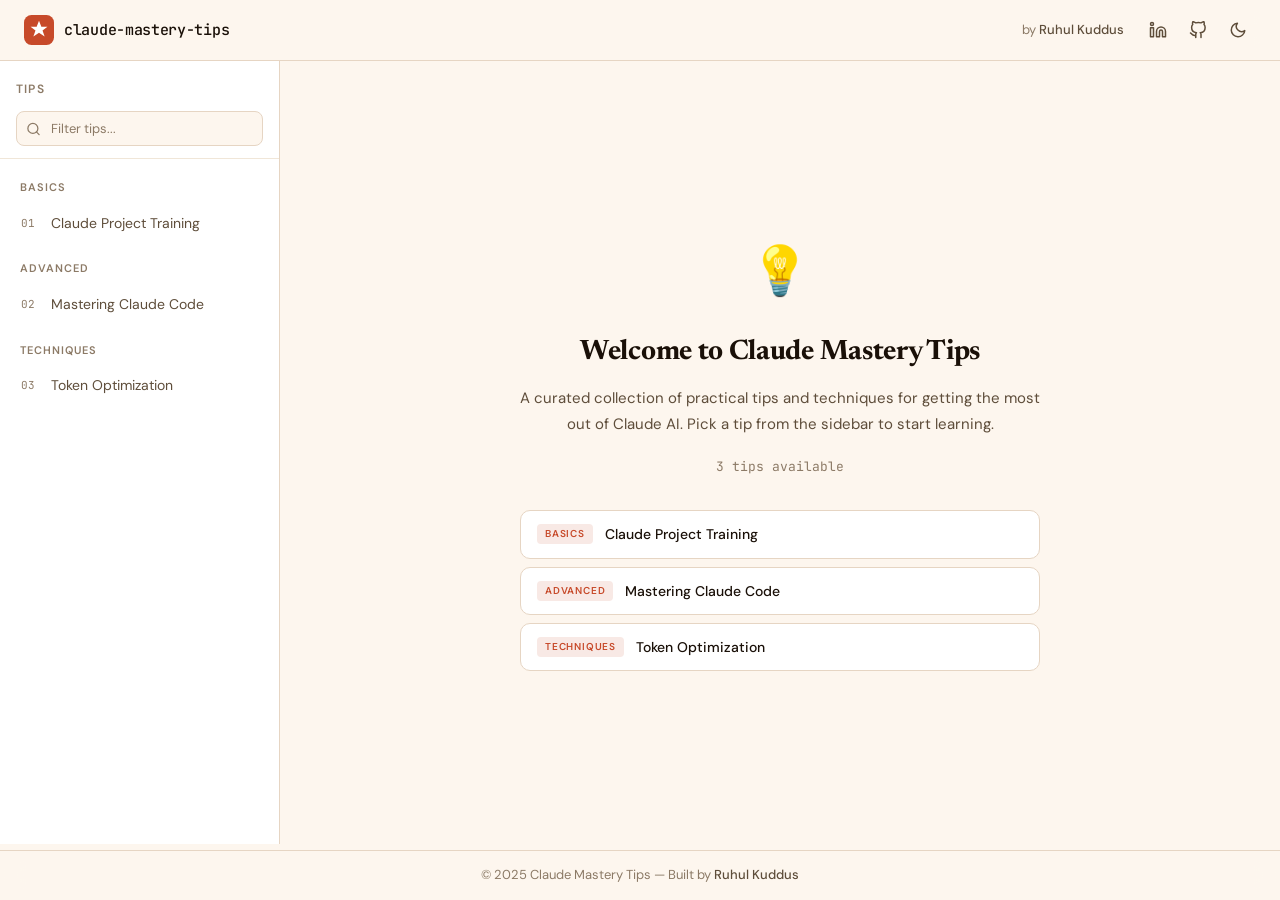
<file: index.html>
<!DOCTYPE html>
<html lang="en" data-theme="light">
<head>
  <meta charset="UTF-8">
  <meta name="viewport" content="width=device-width, initial-scale=1.0">
  <title>Claude Mastery Tips — Practical AI Prompting Guide</title>
  <meta name="description" content="A curated collection of practical tips and techniques for mastering Claude AI. Learn prompt engineering, system prompts, and advanced workflows.">
  <meta property="og:title" content="Claude Mastery Tips">
  <meta property="og:description" content="Practical tips and techniques for mastering Claude AI.">
  <meta property="og:type" content="website">
  <link rel="icon" href="data:image/svg+xml,<svg xmlns='http://www.w3.org/2000/svg' viewBox='0 0 100 100'><text y='.9em' font-size='90'>💡</text></svg>">
  <link rel="preconnect" href="https://fonts.googleapis.com">
  <link rel="preconnect" href="https://fonts.gstatic.com" crossorigin>
  <link href="https://fonts.googleapis.com/css2?family=Newsreader:ital,opsz,wght@0,6..72,400;0,6..72,600;0,6..72,700;1,6..72,400&family=DM+Sans:ital,wght@0,400;0,500;0,600;0,700;1,400&family=JetBrains+Mono:wght@400;500&display=swap" rel="stylesheet">
  <link rel="stylesheet" href="css/theme.css">
  <link rel="stylesheet" href="css/style.css">
  <link rel="stylesheet" href="css/tips.css">
</head>
<body>

  <!-- Reading Progress Bar -->
  <div class="progress-bar" id="progressBar"></div>

  <!-- Header -->
  <header class="site-header" id="siteHeader">
    <div class="header-inner">
      <div class="header-left">
        <a href="#" class="site-brand" id="homeLink">
          <svg class="site-logo" viewBox="0 0 32 32" fill="none" xmlns="http://www.w3.org/2000/svg">
            <rect width="32" height="32" rx="8" fill="var(--accent)"/>
            <path d="M16 6L18.5 12.5H25L19.75 16.5L22 23L16 19L10 23L12.25 16.5L7 12.5H13.5L16 6Z" fill="white"/>
          </svg>
          <span class="site-name">claude-mastery-tips</span>
        </a>
      </div>
      <div class="header-right">
        <span class="dev-credit">by <a href="https://linkedin.com/in/ruhulkuddus" target="_blank" rel="noopener">Ruhul Kuddus</a></span>
        <div class="header-icons">
          <a href="https://www.linkedin.com/in/mdruhulkuddus/" target="_blank" rel="noopener" class="icon-link" aria-label="LinkedIn">
            <svg viewBox="0 0 24 24" fill="none" stroke="currentColor" stroke-width="2" stroke-linecap="round" stroke-linejoin="round"><path d="M16 8a6 6 0 0 1 6 6v7h-4v-7a2 2 0 0 0-2-2 2 2 0 0 0-2 2v7h-4v-7a6 6 0 0 1 6-6z"/><rect x="2" y="9" width="4" height="12"/><circle cx="4" cy="4" r="2"/></svg>
          </a>
          <a href="https://github.com/mdruhulkuddus/" target="_blank" rel="noopener" class="icon-link" aria-label="GitHub">
            <svg viewBox="0 0 24 24" fill="none" stroke="currentColor" stroke-width="2" stroke-linecap="round" stroke-linejoin="round"><path d="M9 19c-5 1.5-5-2.5-7-3m14 6v-3.87a3.37 3.37 0 0 0-.94-2.61c3.14-.35 6.44-1.54 6.44-7A5.44 5.44 0 0 0 20 4.77 5.07 5.07 0 0 0 19.91 1S18.73.65 16 2.48a13.38 13.38 0 0 0-7 0C6.27.65 5.09 1 5.09 1A5.07 5.07 0 0 0 5 4.77a5.44 5.44 0 0 0-1.5 3.78c0 5.42 3.3 6.61 6.44 7A3.37 3.37 0 0 0 9 18.13V22"/></svg>
          </a>
          <button class="theme-toggle" id="themeToggle" aria-label="Toggle theme">
            <!-- Sun icon (shown in dark mode) -->
            <svg class="icon-sun" viewBox="0 0 24 24" fill="none" stroke="currentColor" stroke-width="2" stroke-linecap="round" stroke-linejoin="round"><circle cx="12" cy="12" r="5"/><line x1="12" y1="1" x2="12" y2="3"/><line x1="12" y1="21" x2="12" y2="23"/><line x1="4.22" y1="4.22" x2="5.64" y2="5.64"/><line x1="18.36" y1="18.36" x2="19.78" y2="19.78"/><line x1="1" y1="12" x2="3" y2="12"/><line x1="21" y1="12" x2="23" y2="12"/><line x1="4.22" y1="19.78" x2="5.64" y2="18.36"/><line x1="18.36" y1="5.64" x2="19.78" y2="4.22"/></svg>
            <!-- Moon icon (shown in light mode) -->
            <svg class="icon-moon" viewBox="0 0 24 24" fill="none" stroke="currentColor" stroke-width="2" stroke-linecap="round" stroke-linejoin="round"><path d="M21 12.79A9 9 0 1 1 11.21 3 7 7 0 0 0 21 12.79z"/></svg>
          </button>
        </div>
      </div>
    </div>

    <!-- Mobile Menu Button -->
    <button class="mobile-menu-btn" id="mobileMenuBtn" aria-label="Toggle sidebar">
      <svg viewBox="0 0 24 24" fill="none" stroke="currentColor" stroke-width="2" stroke-linecap="round" stroke-linejoin="round"><line x1="3" y1="12" x2="21" y2="12"/><line x1="3" y1="6" x2="21" y2="6"/><line x1="3" y1="18" x2="21" y2="18"/></svg>
    </button>
  </header>

  <!-- Main Layout -->
  <main class="main-layout">
    <!-- Sidebar Overlay (mobile) -->
    <div class="sidebar-overlay" id="sidebarOverlay"></div>

    <!-- Sidebar -->
    <aside class="sidebar" id="sidebar">
      <div class="sidebar-header">
        <h2 class="sidebar-title">Tips</h2>
        <div class="sidebar-search">
          <svg class="search-icon" viewBox="0 0 24 24" fill="none" stroke="currentColor" stroke-width="2" stroke-linecap="round" stroke-linejoin="round"><circle cx="11" cy="11" r="8"/><line x1="21" y1="21" x2="16.65" y2="16.65"/></svg>
          <input type="text" id="searchInput" placeholder="Filter tips..." aria-label="Filter tips">
        </div>
      </div>
      <nav class="sidebar-nav" id="sidebarNav">
        <!-- Generated by JS -->
      </nav>
    </aside>

    <!-- Content Area -->
    <div class="content-area" id="contentArea">
      <!-- Welcome screen or loaded tip -->
      <div class="welcome-screen" id="welcomeScreen">
        <div class="welcome-inner">
          <div class="welcome-icon">💡</div>
          <h1>Welcome to Claude Mastery Tips</h1>
          <p>A curated collection of practical tips and techniques for getting the most out of Claude AI. Pick a tip from the sidebar to start learning.</p>
          <div class="welcome-stats">
            <span id="tipCount">0 tips</span> available
          </div>
          <div class="featured-tips" id="featuredTips">
            <!-- Generated by JS -->
          </div>
        </div>
      </div>

      <!-- Tip content injected here -->
      <div class="tip-container" id="tipContainer" style="display:none;">
        <div class="tip-nav-bar">
          <button class="tip-nav-btn" id="prevTip" aria-label="Previous tip">
            <svg viewBox="0 0 24 24" fill="none" stroke="currentColor" stroke-width="2" stroke-linecap="round" stroke-linejoin="round"><polyline points="15 18 9 12 15 6"/></svg>
            <span>Previous</span>
          </button>
          <span class="tip-position" id="tipPosition"></span>
          <button class="tip-nav-btn" id="nextTip" aria-label="Next tip">
            <span>Next</span>
            <svg viewBox="0 0 24 24" fill="none" stroke="currentColor" stroke-width="2" stroke-linecap="round" stroke-linejoin="round"><polyline points="9 18 15 12 9 6"/></svg>
          </button>
        </div>
        <article class="tip-body" id="tipBody">
          <!-- Loaded content here -->
        </article>
      </div>

      <!-- Back to top -->
      <button class="back-to-top" id="backToTop" aria-label="Back to top">
        <svg viewBox="0 0 24 24" fill="none" stroke="currentColor" stroke-width="2" stroke-linecap="round" stroke-linejoin="round"><polyline points="18 15 12 9 6 15"/></svg>
      </button>
    </div>
  </main>

  <!-- Footer -->
  <footer class="site-footer">
    <div class="footer-inner">
      <p>&copy; 2025 Claude Mastery Tips — Built by <a href="https://www.linkedin.com/in/mdruhulkuddus/" target="_blank" rel="noopener">Ruhul Kuddus</a></p>
    </div>
  </footer>

  <script src="js/app.js"></script>
</body>
</html>
</file>
<file: css/theme.css>
/* ===================================================
   Claude Mastery Tips — Global Theme Variables
   Source of truth for all colors across every page.
   Light defaults are based on the warm cream palette
   from tip-master-claude-code. Dark mode inverts to a
   deep warm-brown palette, keeping the same accent hue.
   =================================================== */

:root {
  /* ── Backgrounds ── */
  --bg:             #fdf6ee;
  --bg-secondary:   #faf0e4;
  --surface:        #ffffff;
  --surface-alt:    #fef9f3;
  --surface-inner:  #f7efe5;
  --surface-muted:  #f0e6d8;

  /* ── Text ── */
  --text:           #1a1008;
  --text-secondary: #5e4d3a;
  --text-muted:     #8c7a66;

  /* ── Accent — burnt orange / terracotta ── */
  --accent:         #c74a2a;
  --accent-hover:   #d95530;
  --accent-dark:    #a33d22;
  --accent-light:   rgba(199, 74, 42, 0.12);
  --accent-subtle:  rgba(199, 74, 42, 0.06);
  --accent-bg:      rgba(199, 74, 42, 0.08);

  /* ── Borders ── */
  --border:         #e6d5c3;
  --border-light:   #f0e6d8;   /* lighter, for subtle dividers  */
  --border-medium:  #d4bfa8;   /* darker, for emphasis borders  */

  /* ── Semantic / category colours ── */
  --color-teal:     #0d8a7c;
  --color-teal-bg:  rgba(13, 138, 124, 0.08);
  --color-blue:     #2563b0;
  --color-blue-bg:  rgba(37, 99, 176, 0.07);
  --color-amber:    #b87708;
  --color-amber-bg: rgba(184, 119, 8, 0.08);
  --color-violet:   #6d3fc0;
  --color-violet-bg:rgba(109, 63, 192, 0.07);
  --color-lime:     #578a0e;
  --color-lime-bg:  rgba(87, 138, 14, 0.08);
  --color-rose:     #c0293e;
  --color-rose-bg:  rgba(192, 41, 62, 0.07);
  --color-sky:      #0974b8;
  --color-sky-bg:   rgba(9, 116, 184, 0.07);
  --color-orange:   #d9610a;
  --color-orange-bg:rgba(217, 97, 10, 0.10);

  /* ── Gradients ── */
  --gradient-blue:    linear-gradient(135deg, #3b82f6, #06b6d4);
  --gradient-emerald: linear-gradient(135deg, #10b981, #06b6d4);
  --gradient-amber:   linear-gradient(135deg, #f59e0b, #f97316);
  --gradient-rose:    linear-gradient(135deg, #f43f5e, #a855f7);

  /* ── Sidebar ── */
  --sidebar-bg:     #ffffff;
  --sidebar-active: rgba(199, 74, 42, 0.08);
  --sidebar-hover:  #faf0e4;

  /* ── Code blocks ── */
  --code-bg:        #1e1710;
  --code-text:      #d4c8b8;
  --code-border:    #3a2e22;

  /* ── Blockquote ── */
  --blockquote-bg:     rgba(199, 74, 42, 0.05);
  --blockquote-border: #c74a2a;

  /* ── UI chrome ── */
  --header-bg:      rgba(253, 246, 238, 0.88);
  --progress-bg:    var(--accent);
  --overlay-bg:     rgba(0, 0, 0, 0.35);
  --table-stripe:   #faf0e4;
  --kbd-bg:         #e6d5c3;

  /* ── Scrollbar ── */
  --scrollbar-thumb: #d4bfa8;
  --scrollbar-track: transparent;

  /* ── Shadows ── */
  --shadow-sm: 0 1px 2px  rgba(140, 100, 60, 0.06);
  --shadow-md: 0 4px 12px rgba(140, 100, 60, 0.10);
  --shadow-lg: 0 8px 24px rgba(140, 100, 60, 0.14);
}

/* ─────────────────────────────────────────
   DARK MODE
   Warm dark-brown palette — same accent hue,
   brightened slightly for contrast on dark bg.
───────────────────────────────────────── */
[data-theme="dark"] {
  /* ── Backgrounds ── */
  --bg:             #18100a;
  --bg-secondary:   #211508;
  --surface:        #2a1d12;
  --surface-alt:    #231810;
  --surface-inner:  #32221a;
  --surface-muted:  #3d2b1e;

  /* ── Text ── */
  --text:           #f0e0d0;
  --text-secondary: #b89880;
  --text-muted:     #7a6050;

  /* ── Accent ── */
  --accent:         #e86040;
  --accent-hover:   #f07048;
  --accent-dark:    #c74a2a;
  --accent-light:   rgba(232, 96, 64, 0.15);
  --accent-subtle:  rgba(232, 96, 64, 0.08);
  --accent-bg:      rgba(232, 96, 64, 0.10);

  /* ── Borders ── */
  --border:         #3d2a1a;
  --border-light:   #2a1d12;
  --border-medium:  #4d3828;

  /* ── Semantic colours — brighter for dark bg ── */
  --color-teal:     #2dd4bf;
  --color-teal-bg:  rgba(45, 212, 191, 0.10);
  --color-blue:     #60a5fa;
  --color-blue-bg:  rgba(96, 165, 250, 0.10);
  --color-amber:    #fbbf24;
  --color-amber-bg: rgba(251, 191, 36, 0.10);
  --color-violet:   #a78bfa;
  --color-violet-bg:rgba(167, 139, 250, 0.10);
  --color-lime:     #a3e635;
  --color-lime-bg:  rgba(163, 230, 53, 0.10);
  --color-rose:     #fb7185;
  --color-rose-bg:  rgba(251, 113, 133, 0.10);
  --color-sky:      #38bdf8;
  --color-sky-bg:   rgba(56, 189, 248, 0.10);
  --color-orange:   #fb923c;
  --color-orange-bg:rgba(251, 146, 60, 0.12);

  /* ── Gradients (same as light — they look fine on dark) ── */
  --gradient-blue:    linear-gradient(135deg, #3b82f6, #06b6d4);
  --gradient-emerald: linear-gradient(135deg, #10b981, #06b6d4);
  --gradient-amber:   linear-gradient(135deg, #f59e0b, #f97316);
  --gradient-rose:    linear-gradient(135deg, #f43f5e, #a855f7);

  /* ── Sidebar ── */
  --sidebar-bg:     #211508;
  --sidebar-active: rgba(232, 96, 64, 0.12);
  --sidebar-hover:  #2a1d12;

  /* ── Code blocks ── */
  --code-bg:        #0f0905;
  --code-text:      #e0cdb8;
  --code-border:    #2a1d12;

  /* ── Blockquote ── */
  --blockquote-bg:     rgba(232, 96, 64, 0.07);
  --blockquote-border: #e86040;

  /* ── UI chrome ── */
  --header-bg:      rgba(24, 16, 10, 0.92);
  --overlay-bg:     rgba(0, 0, 0, 0.60);
  --table-stripe:   #2a1d12;
  --kbd-bg:         #3d2a1a;

  /* ── Scrollbar ── */
  --scrollbar-thumb: #4d3828;

  /* ── Shadows ── */
  --shadow-sm: 0 1px 2px  rgba(0, 0, 0, 0.22);
  --shadow-md: 0 4px 12px rgba(0, 0, 0, 0.32);
  --shadow-lg: 0 8px 24px rgba(0, 0, 0, 0.42);
}
</file>
<file: css/style.css>
/* ===================================================
   Claude Mastery Tips — Stylesheet
   A clean, readable, blog-style static site
   =================================================== */

/* Variables are defined in theme.css — loaded before this file. */

/* --- Base Reset --- */
*, *::before, *::after {
  box-sizing: border-box;
  margin: 0;
  padding: 0;
}

html {
  scroll-behavior: smooth;
  -webkit-text-size-adjust: 100%;
}

body {
  font-family: 'DM Sans', -apple-system, BlinkMacSystemFont, sans-serif;
  font-size: 16px;
  line-height: 1.6;
  color: var(--text);
  background-color: var(--bg);
  transition: background-color 0.25s ease, color 0.25s ease;
  min-height: 100vh;
  display: flex;
  flex-direction: column;
  overflow-x: hidden;
}

a {
  color: var(--accent);
  text-decoration: none;
  transition: color 0.2s ease;
}

a:hover {
  color: var(--accent-hover);
}

/* Scrollbar */
::-webkit-scrollbar {
  width: 6px;
}
::-webkit-scrollbar-track {
  background: var(--scrollbar-track);
}
::-webkit-scrollbar-thumb {
  background: var(--scrollbar-thumb);
  border-radius: 3px;
}

/* --- Reading Progress Bar --- */
.progress-bar {
  position: fixed;
  top: 0;
  left: 0;
  height: 3px;
  width: 0%;
  background: var(--accent);
  z-index: 1001;
  transition: width 0.1s linear;
  border-radius: 0 2px 2px 0;
}

/* --- Header --- */
.site-header {
  position: fixed;
  top: 0;
  left: 0;
  right: 0;
  z-index: 100;
  background: var(--header-bg);
  backdrop-filter: blur(12px);
  -webkit-backdrop-filter: blur(12px);
  border-bottom: 1px solid var(--border);
  transition: background-color 0.25s ease, border-color 0.25s ease;
}

.header-inner {
  max-width: 1400px;
  margin: 0 auto;
  padding: 0 24px;
  height: 60px;
  display: flex;
  align-items: center;
  justify-content: space-between;
}

.header-left {
  display: flex;
  align-items: center;
}

.site-brand {
  display: flex;
  align-items: center;
  gap: 10px;
  color: var(--text);
  text-decoration: none;
  transition: opacity 0.2s;
}

.site-brand:hover {
  opacity: 0.8;
  color: var(--text);
}

.site-logo {
  width: 30px;
  height: 30px;
  flex-shrink: 0;
}

.site-name {
  font-family: 'JetBrains Mono', monospace;
  font-size: 15px;
  font-weight: 500;
  letter-spacing: -0.3px;
}

.header-right {
  display: flex;
  align-items: center;
  gap: 16px;
}

.dev-credit {
  font-size: 13px;
  color: var(--text-muted);
}

.dev-credit a {
  color: var(--text-secondary);
  font-weight: 500;
}

.dev-credit a:hover {
  color: var(--accent);
}

.header-icons {
  display: flex;
  align-items: center;
  gap: 4px;
}

.icon-link,
.theme-toggle {
  display: flex;
  align-items: center;
  justify-content: center;
  width: 36px;
  height: 36px;
  border-radius: 8px;
  color: var(--text-secondary);
  transition: all 0.2s ease;
  border: none;
  background: transparent;
  cursor: pointer;
}

.icon-link svg,
.theme-toggle svg {
  width: 18px;
  height: 18px;
}

.icon-link:hover,
.theme-toggle:hover {
  background: var(--bg-secondary);
  color: var(--text);
}

/* Theme toggle icon visibility */
[data-theme="light"] .icon-sun { display: none; }
[data-theme="light"] .icon-moon { display: block; }
[data-theme="dark"] .icon-sun { display: block; }
[data-theme="dark"] .icon-moon { display: none; }

/* Mobile menu button */
.mobile-menu-btn {
  display: none;
  position: absolute;
  left: 16px;
  top: 50%;
  transform: translateY(-50%);
  width: 36px;
  height: 36px;
  align-items: center;
  justify-content: center;
  border: none;
  background: transparent;
  color: var(--text);
  cursor: pointer;
  border-radius: 8px;
  transition: background 0.2s;
}

.mobile-menu-btn svg {
  width: 20px;
  height: 20px;
}

.mobile-menu-btn:hover {
  background: var(--bg-secondary);
}

/* --- Main Layout --- */
.main-layout {
  flex: 1;
  display: flex;
  width: 100%;
  position: relative;
  padding-top: 60px;    /* reserve space for fixed header */
  padding-bottom: 56px; /* reserve space for fixed footer */
}

/* --- Sidebar --- */
.sidebar {
  width: 280px;
  min-width: 280px;
  height: calc(100vh - 60px - 56px);
  position: fixed;
  left: 0;
  top: 60px;
  background: var(--sidebar-bg);
  border-right: 1px solid var(--border);
  display: flex;
  flex-direction: column;
  overflow: hidden;
  transition: background-color 0.25s ease, border-color 0.25s ease;
  z-index: 10;
}

.sidebar-header {
  padding: 20px 16px 12px;
  border-bottom: 1px solid var(--border-light);
}

.sidebar-title {
  font-family: 'DM Sans', sans-serif;
  font-size: 12px;
  font-weight: 600;
  text-transform: uppercase;
  letter-spacing: 1.2px;
  color: var(--text-muted);
  margin-bottom: 12px;
}

.sidebar-search {
  position: relative;
}

.search-icon {
  position: absolute;
  left: 10px;
  top: 50%;
  transform: translateY(-50%);
  width: 15px;
  height: 15px;
  color: var(--text-muted);
  pointer-events: none;
}

.sidebar-search input {
  width: 100%;
  padding: 8px 12px 8px 34px;
  border: 1px solid var(--border);
  border-radius: 8px;
  background: var(--bg);
  color: var(--text);
  font-family: 'DM Sans', sans-serif;
  font-size: 13px;
  outline: none;
  transition: all 0.2s ease;
  cursor: text;
}

.sidebar-search input::placeholder {
  color: var(--text-muted);
}

.sidebar-search input:focus {
  border-color: var(--accent);
  box-shadow: 0 0 0 3px var(--accent-subtle);
}

.sidebar-nav {
  flex: 1;
  overflow-y: auto;
  padding: 8px;
}

.sidebar-category {
  margin-bottom: 4px;
}

.category-label {
  font-size: 11px;
  font-weight: 600;
  text-transform: uppercase;
  letter-spacing: 1px;
  color: var(--text-muted);
  padding: 12px 12px 6px;
  display: block;
}

.sidebar-link {
  display: flex;
  align-items: center;
  gap: 10px;
  padding: 10px 12px;
  border-radius: 8px;
  color: var(--text-secondary);
  font-size: 14px;
  font-weight: 400;
  text-decoration: none;
  transition: all 0.15s ease;
  cursor: pointer;
  border: 1px solid transparent;
  line-height: 1.4;
}

.sidebar-link:hover {
  background: var(--sidebar-hover);
  color: var(--text);
}

.sidebar-link.active {
  background: var(--sidebar-active);
  color: var(--accent-hover);
  font-weight: 500;
  border-color: var(--accent-light);
}

[data-theme="dark"] .sidebar-link.active {
  color: var(--accent);
  border-color: var(--accent-light);
}

.sidebar-link-number {
  font-family: 'JetBrains Mono', monospace;
  font-size: 11px;
  color: var(--text-muted);
  min-width: 20px;
}

.sidebar-link.active .sidebar-link-number {
  color: var(--accent);
}

.sidebar-no-results {
  padding: 20px 16px;
  text-align: center;
  color: var(--text-muted);
  font-size: 13px;
}

/* Sidebar overlay for mobile */
.sidebar-overlay {
  display: none;
  position: fixed;
  inset: 0;
  background: var(--overlay-bg);
  z-index: 49;
  opacity: 0;
  transition: opacity 0.3s ease;
}

.sidebar-overlay.active {
  display: block;
  opacity: 1;
}

/* --- Content Area --- */
.content-area {
  flex: 1;
  min-width: 0;
  position: relative;
  padding: 0 0 0 280px;
}

/* Welcome Screen */
.welcome-screen {
  display: flex;
  align-items: center;
  justify-content: center;
  min-height: calc(100vh - 60px - 56px);
  padding: 40px 24px;
}

.welcome-inner {
  max-width: 520px;
  text-align: center;
}

.welcome-icon {
  font-size: 48px;
  margin-bottom: 20px;
  animation: float 3s ease-in-out infinite;
}

@keyframes float {
  0%, 100% { transform: translateY(0); }
  50% { transform: translateY(-8px); }
}

.welcome-inner h1 {
  font-family: 'Newsreader', Georgia, serif;
  font-size: 28px;
  font-weight: 700;
  margin-bottom: 12px;
  color: var(--text);
  letter-spacing: -0.3px;
}

.welcome-inner p {
  color: var(--text-secondary);
  font-size: 15px;
  line-height: 1.7;
  margin-bottom: 20px;
}

.welcome-stats {
  font-family: 'JetBrains Mono', monospace;
  font-size: 13px;
  color: var(--text-muted);
  margin-bottom: 32px;
}

.featured-tips {
  display: flex;
  flex-direction: column;
  gap: 8px;
}

.featured-tip-card {
  display: flex;
  align-items: center;
  gap: 12px;
  padding: 12px 16px;
  background: var(--surface);
  border: 1px solid var(--border);
  border-radius: 10px;
  cursor: pointer;
  transition: all 0.2s ease;
  text-align: left;
  text-decoration: none;
  color: var(--text);
}

.featured-tip-card:hover {
  border-color: var(--accent);
  box-shadow: var(--shadow-md);
  transform: translateY(-1px);
  color: var(--text);
}

.featured-tip-card .card-category {
  font-size: 10px;
  font-weight: 600;
  text-transform: uppercase;
  letter-spacing: 0.8px;
  color: var(--accent);
  background: var(--accent-light);
  padding: 2px 8px;
  border-radius: 4px;
  flex-shrink: 0;
}

.featured-tip-card .card-title {
  font-size: 14px;
  font-weight: 500;
  flex: 1;
}

/* --- Tip Container --- */
.tip-container {
  max-width: 760px;
  margin: 0 auto;
  padding: 24px 32px 0;
}

.tip-nav-bar {
  display: flex;
  align-items: center;
  justify-content: space-between;
  padding: 12px 0 24px;
  border-bottom: 1px solid var(--border-light);
  margin-bottom: 32px;
}

.tip-nav-btn {
  display: flex;
  align-items: center;
  gap: 6px;
  padding: 6px 12px;
  border: 1px solid var(--border);
  border-radius: 8px;
  background: var(--surface);
  color: var(--text-secondary);
  font-family: 'DM Sans', sans-serif;
  font-size: 13px;
  cursor: pointer;
  transition: all 0.2s ease;
}

.tip-nav-btn svg {
  width: 16px;
  height: 16px;
}

.tip-nav-btn:hover:not(:disabled) {
  border-color: var(--accent);
  color: var(--accent);
  background: var(--accent-subtle);
}

.tip-nav-btn:disabled {
  opacity: 0.35;
  cursor: not-allowed;
}

.tip-position {
  font-family: 'JetBrains Mono', monospace;
  font-size: 12px;
  color: var(--text-muted);
}

/* --- Tip Content Styles (Blog Typography) --- */
.tip-body .tip-header {
  margin-bottom: 32px;
}

.tip-body .tip-category {
  display: inline-block;
  font-size: 11px;
  font-weight: 600;
  text-transform: uppercase;
  letter-spacing: 1px;
  color: var(--accent);
  background: var(--accent-light);
  padding: 3px 10px;
  border-radius: 5px;
  margin-bottom: 12px;
}

.tip-body h1 {
  font-family: 'Newsreader', Georgia, serif;
  font-size: 32px;
  font-weight: 700;
  line-height: 1.25;
  color: var(--text);
  margin-bottom: 12px;
  letter-spacing: -0.5px;
}

.tip-body .tip-meta {
  display: flex;
  align-items: center;
  gap: 16px;
  font-size: 13px;
  color: var(--text-muted);
}

.tip-body .tip-meta time {
  display: flex;
  align-items: center;
  gap: 4px;
}

.tip-body .read-time {
  display: flex;
  align-items: center;
  gap: 4px;
}

.tip-body .read-time::before {
  content: '·';
  margin-right: 4px;
}

/* Body text */
.tip-body h2 {
  font-family: 'Newsreader', Georgia, serif;
  font-size: 24px;
  font-weight: 600;
  margin-top: 40px;
  margin-bottom: 16px;
  color: var(--text);
  letter-spacing: -0.3px;
}

.tip-body h3 {
  font-family: 'DM Sans', sans-serif;
  font-size: 18px;
  font-weight: 600;
  margin-top: 32px;
  margin-bottom: 12px;
  color: var(--text);
}

.tip-body h4 {
  font-family: 'DM Sans', sans-serif;
  font-size: 15px;
  font-weight: 600;
  margin-top: 24px;
  margin-bottom: 8px;
  color: var(--text);
  text-transform: uppercase;
  letter-spacing: 0.5px;
}

.tip-body p {
  font-size: 16.5px;
  line-height: 1.75;
  margin-bottom: 18px;
  color: var(--text);
  font-family: 'Newsreader', Georgia, serif;
}

.tip-body strong {
  font-weight: 600;
  color: var(--text);
}

.tip-body em {
  font-style: italic;
}

.tip-body a {
  color: var(--accent);
  text-decoration: underline;
  text-decoration-thickness: 1px;
  text-underline-offset: 2px;
}

.tip-body a:hover {
  color: var(--accent-hover);
}

/* Lists */
.tip-body ul,
.tip-body ol {
  margin-bottom: 18px;
  padding-left: 24px;
  font-family: 'Newsreader', Georgia, serif;
}

.tip-body li {
  font-size: 16.5px;
  line-height: 1.75;
  margin-bottom: 6px;
  color: var(--text);
}

.tip-body li::marker {
  color: var(--accent);
}

/* Code */
.tip-body code {
  font-family: 'JetBrains Mono', monospace;
  font-size: 14px;
  background: var(--code-bg);
  color: var(--code-text);
  padding: 2px 6px;
  border-radius: 4px;
  border: 1px solid var(--code-border);
}

.tip-body pre {
  margin-bottom: 20px;
  border-radius: 10px;
  overflow: hidden;
  position: relative;
  border: 1px solid var(--code-border);
}

.tip-body pre code {
  display: block;
  padding: 20px 24px;
  overflow-x: auto;
  font-size: 13.5px;
  line-height: 1.6;
  background: var(--code-bg);
  border: none;
  border-radius: 0;
}

/* Copy button on code blocks */
.code-copy-btn {
  position: absolute;
  top: 8px;
  right: 8px;
  padding: 5px 10px;
  border: 1px solid var(--border);
  border-radius: 6px;
  background: var(--surface);
  color: var(--text-muted);
  font-family: 'DM Sans', sans-serif;
  font-size: 11px;
  cursor: pointer;
  opacity: 0;
  transition: all 0.2s ease;
  z-index: 2;
}

.tip-body pre:hover .code-copy-btn {
  opacity: 1;
}

.code-copy-btn:hover {
  color: var(--accent);
  border-color: var(--accent);
}

.code-copy-btn.copied {
  color: #16a34a;
  border-color: #16a34a;
}

/* Blockquote */
.tip-body blockquote {
  margin: 24px 0;
  padding: 16px 20px;
  background: var(--blockquote-bg);
  border-left: 3px solid var(--blockquote-border);
  border-radius: 0 8px 8px 0;
}

.tip-body blockquote p {
  margin-bottom: 0;
  font-style: italic;
  color: var(--text-secondary);
}

/* Table */
.tip-body table {
  width: 100%;
  margin-bottom: 20px;
  border-collapse: collapse;
  font-size: 14px;
  border-radius: 8px;
  overflow: hidden;
  border: 1px solid var(--border);
}

.tip-body th,
.tip-body td {
  padding: 10px 14px;
  text-align: left;
  border-bottom: 1px solid var(--border);
}

.tip-body th {
  background: var(--bg-secondary);
  font-weight: 600;
  font-size: 13px;
  text-transform: uppercase;
  letter-spacing: 0.5px;
  color: var(--text-secondary);
}

.tip-body tr:nth-child(even) td {
  background: var(--table-stripe);
}

/* Horizontal rule */
.tip-body hr {
  margin: 32px 0;
  border: none;
  height: 1px;
  background: var(--border);
}

/* Keyboard shortcut styling */
.tip-body kbd {
  font-family: 'JetBrains Mono', monospace;
  font-size: 12px;
  background: var(--kbd-bg);
  padding: 2px 6px;
  border-radius: 4px;
  border: 1px solid var(--border);
  box-shadow: 0 1px 0 var(--border);
}

/* Tip callout boxes */
.tip-body .callout {
  padding: 16px 20px;
  border-radius: 10px;
  margin: 24px 0;
  border: 1px solid;
}

.tip-body .callout-tip {
  background: rgba(34, 197, 94, 0.06);
  border-color: rgba(34, 197, 94, 0.2);
}

.tip-body .callout-warning {
  background: rgba(234, 179, 8, 0.06);
  border-color: rgba(234, 179, 8, 0.2);
}

.tip-body .callout-info {
  background: rgba(59, 130, 246, 0.06);
  border-color: rgba(59, 130, 246, 0.2);
}

.tip-body .callout-title {
  font-weight: 600;
  margin-bottom: 4px;
  font-size: 14px;
}

/* --- Back to Top --- */
.back-to-top {
  position: fixed;
  bottom: 72px;
  right: 24px;
  width: 40px;
  height: 40px;
  display: flex;
  align-items: center;
  justify-content: center;
  border-radius: 10px;
  border: 1px solid var(--border);
  background: var(--surface);
  color: var(--text-secondary);
  cursor: pointer;
  opacity: 0;
  pointer-events: none;
  transform: translateY(8px);
  transition: all 0.25s ease;
  box-shadow: var(--shadow-md);
  z-index: 50;
}

.back-to-top svg {
  width: 18px;
  height: 18px;
}

.back-to-top.visible {
  opacity: 1;
  pointer-events: auto;
  transform: translateY(0);
}

.back-to-top:hover {
  color: var(--accent);
  border-color: var(--accent);
}

/* --- Footer --- */
.site-footer {
  position: fixed;
  bottom: 0;
  left: 0;
  right: 0;
  border-top: 1px solid var(--border);
  background: var(--header-bg);
  backdrop-filter: blur(12px);
  -webkit-backdrop-filter: blur(12px);
  transition: background-color 0.25s ease, border-color 0.25s ease;
  z-index: 40;
}

.footer-inner {
  max-width: 1400px;
  margin: 0 auto;
  padding: 14px 24px;
  text-align: center;
}

.footer-inner p {
  font-size: 13px;
  color: var(--text-muted);
}

.footer-inner a {
  color: var(--text-secondary);
  font-weight: 500;
}

.footer-inner a:hover {
  color: var(--accent);
}

/* --- Content Loading Animation --- */
@keyframes fadeInUp {
  from {
    opacity: 0;
    transform: translateY(12px);
  }
  to {
    opacity: 1;
    transform: translateY(0);
  }
}

/* No `forwards` fill: a lingering transform on .tip-body would turn it into
   the containing block for any position:fixed descendant in a tip fragment. */
.tip-body.fade-in {
  animation: fadeInUp 0.35s ease;
}

/* Skeleton loading */
.skeleton {
  background: linear-gradient(90deg, var(--bg-secondary) 25%, var(--border-light) 50%, var(--bg-secondary) 75%);
  background-size: 200% 100%;
  animation: shimmer 1.5s infinite;
  border-radius: 6px;
}

@keyframes shimmer {
  0% { background-position: 200% 0; }
  100% { background-position: -200% 0; }
}

.skeleton-title {
  height: 36px;
  width: 70%;
  margin-bottom: 12px;
}

.skeleton-meta {
  height: 16px;
  width: 30%;
  margin-bottom: 32px;
}

.skeleton-line {
  height: 18px;
  width: 100%;
  margin-bottom: 12px;
}

.skeleton-line:nth-child(odd) {
  width: 90%;
}

/* --- Responsive --- */
@media (max-width: 1024px) {
  .sidebar {
    width: 240px;
    min-width: 240px;
  }

  .content-area {
    padding-left: 240px;
  }

  .tip-container {
    padding: 24px 24px 0;
  }
}

@media (max-width: 768px) {
  .mobile-menu-btn {
    display: flex;
  }

  .header-inner {
    padding-left: 56px;
  }

  .site-name {
    font-size: 13px;
  }

  .dev-credit {
    display: none;
  }

  .sidebar {
    position: fixed;
    top: 0;
    left: 0;
    bottom: 0;
    z-index: 50;
    transform: translateX(-100%);
    transition: transform 0.3s ease;
    width: 280px;
    height: 100vh;
    border-right: 1px solid var(--border);
    box-shadow: var(--shadow-lg);
  }

  .sidebar.open {
    transform: translateX(0);
  }

  .content-area {
    width: 100%;
    padding-left: 0;
  }

  .tip-container {
    padding: 20px 16px 0;
  }

  .tip-body h1 {
    font-size: 26px;
  }

  .tip-body h2 {
    font-size: 21px;
  }

  .welcome-inner h1 {
    font-size: 24px;
  }

  .tip-nav-btn span {
    display: none;
  }

  .back-to-top {
    bottom: 64px;
    right: 16px;
  }
}

@media (max-width: 480px) {
  .header-inner {
    padding: 0 12px 0 48px;
  }

  .header-icons {
    gap: 0;
  }

  .icon-link,
  .theme-toggle {
    width: 32px;
    height: 32px;
  }
}

/* Print */
@media print {
  .site-header,
  .sidebar,
  .sidebar-overlay,
  .mobile-menu-btn,
  .progress-bar,
  .back-to-top,
  .tip-nav-bar,
  .code-copy-btn {
    display: none !important;
  }

  .main-layout {
    display: block;
  }

  .content-area {
    width: 100%;
  }

  .tip-container {
    max-width: 100%;
    padding: 0;
  }

  body {
    background: white;
    color: black;
  }
}
</file>
<file: css/tips.css>
/* ===================================================
   Claude Mastery Tips — Tip Component Styles
   All tip-specific components live here, namespaced
   by wrapper class to prevent cross-tip conflicts.

   .tp-master   → tip-master-claude-code
   .tp-training → tip-claude-project-training-guide
   .tp-token    → tip-claude-token-optimization-guide

   All colour values reference variables from theme.css.
   =================================================== */

/* ── Shared: theme-toggle button (standalone pages) ──────────── */
.tip-theme-toggle {
  position: fixed;
  top: 16px;
  right: 16px;
  z-index: 999;
  width: 38px;
  height: 38px;
  border-radius: 10px;
  border: 1px solid var(--border);
  background: var(--surface);
  color: var(--text-secondary);
  cursor: pointer;
  display: flex;
  align-items: center;
  justify-content: center;
  transition: all 0.2s ease;
  box-shadow: var(--shadow-sm);
}
.tip-theme-toggle:hover {
  border-color: var(--accent);
  color: var(--accent);
  background: var(--accent-bg);
}
.tip-theme-toggle svg { width: 18px; height: 18px; }
[data-theme="light"] .tip-theme-toggle .icon-sun { display: none; }
[data-theme="light"] .tip-theme-toggle .icon-moon { display: block; }
[data-theme="dark"]  .tip-theme-toggle .icon-sun { display: block; }
[data-theme="dark"]  .tip-theme-toggle .icon-moon { display: none; }


/* ════════════════════════════════════════════════
   TIP: MASTER CLAUDE CODE (.tp-master)
   ════════════════════════════════════════════════ */

.tp-master {
  background: var(--bg);
  color: var(--text);
  font-family: 'DM Sans', 'Noto Sans Bengali', sans-serif;
  line-height: 1.7;
  -webkit-font-smoothing: antialiased;
  background-image:
    radial-gradient(ellipse at 20% 0%, var(--accent-subtle) 0%, transparent 50%),
    radial-gradient(ellipse at 80% 100%, var(--color-amber-bg) 0%, transparent 50%);
  min-height: 100vh;
  container-type: inline-size;  /* grids below respond to this width, not the viewport */
}

.tp-master .wrap {
  max-width: 1100px;
  margin: 0 auto;
  padding: 16px;
}

/* Header */
.tp-master .header {
  text-align: center;
  padding: 48px 16px 36px;
  border-bottom: 3px solid var(--accent);
  margin-bottom: 40px;
  position: relative;
  background: linear-gradient(180deg, var(--accent-subtle) 0%, transparent 100%);
  border-radius: 16px 16px 0 0;
}
.tp-master .header h1 {
  font-size: clamp(30px, 5vw, 50px);
  font-weight: 900;
  letter-spacing: -1px;
  line-height: 1.15;
  color: var(--text);
}
.tp-master .header h1 .hl { color: var(--accent); }
.tp-master .header .sub {
  font-size: 17px;
  color: var(--text-secondary);
  margin-top: 8px;
  font-weight: 500;
}
.tp-master .header .meta {
  display: inline-flex;
  gap: 16px;
  margin-top: 16px;
  font-size: 12px;
  color: var(--text-muted);
  font-weight: 600;
  letter-spacing: 0.5px;
}
.tp-master .header .meta span {
  background: var(--surface-inner);
  border: 1px solid var(--border);
  padding: 4px 12px;
  border-radius: 6px;
}

/* Section Block */
.tp-master .block {
  background: var(--surface);
  border: 1px solid var(--border);
  border-radius: 16px;
  margin-bottom: 20px;
  overflow: hidden;
  transition: border-color .25s, box-shadow .25s;
  box-shadow: var(--shadow-sm);
}
.tp-master .block:hover {
  border-color: var(--border-medium);
  box-shadow: var(--shadow-md);
}
.tp-master .block-head {
  display: flex;
  align-items: center;
  gap: 12px;
  padding: 18px 22px;
  background: var(--accent);
  border-bottom: 1px solid var(--border);
}
.tp-master .block-num {
  width: 32px; height: 32px;
  border-radius: 8px;
  background: rgba(255,255,255,0.2);
  color: #fff;
  display: flex; align-items: center; justify-content: center;
  font-size: 14px; font-weight: 800; flex-shrink: 0;
}
.tp-master .block-head h2 { font-size: 17px; font-weight: 800; color: #fff; }
.tp-master .block-body { padding: 22px; }

/* Sub-section */
.tp-master .sub-block {
  background: var(--surface-inner);
  border: 1px solid var(--border);
  border-radius: 12px;
  padding: 18px;
  margin-bottom: 14px;
}
.tp-master .sub-block:last-child { margin-bottom: 0; }
.tp-master .sub-title {
  font-size: 14px; font-weight: 800; margin-bottom: 8px;
  display: flex; align-items: center; gap: 8px; color: var(--text);
}
.tp-master .sub-title .dot { width: 8px; height: 8px; border-radius: 3px; flex-shrink: 0; }
.tp-master .dot.burnt   { background: var(--accent); }
.tp-master .dot.teal    { background: var(--color-teal); }
.tp-master .dot.blue    { background: var(--color-blue); }
.tp-master .dot.amber   { background: var(--color-amber); }
.tp-master .dot.violet  { background: var(--color-violet); }
.tp-master .dot.lime    { background: var(--color-lime); }
.tp-master .dot.sky     { background: var(--color-sky); }
.tp-master .dot.rose    { background: var(--color-rose); }
.tp-master .sub-text { color: var(--text-secondary); font-size: 13.5px; line-height: 1.8; }
.tp-master .sub-text strong { color: var(--text); font-weight: 700; }
.tp-master .impact { margin-top: 8px; font-size: 12.5px; color: var(--accent); font-weight: 600; font-style: italic; }

/* Grids */
.tp-master .grid-2 { display: grid; grid-template-columns: 1fr 1fr; gap: 14px; }
.tp-master .grid-3 { display: grid; grid-template-columns: 1fr 1fr 1fr; gap: 14px; }
.tp-master .grid-4 { display: grid; grid-template-columns: repeat(4,1fr); gap: 10px; }
.tp-master .grid-5 { display: grid; grid-template-columns: repeat(5,1fr); gap: 10px; }
/* The tip renders inside a fixed-width content column, so grid reflow must
   key off the column width (@container), not the viewport width. */
@container (max-width: 760px) {
  .tp-master .grid-3 { grid-template-columns: 1fr 1fr; }
  .tp-master .grid-4 { grid-template-columns: 1fr 1fr; }
  .tp-master .grid-5 { grid-template-columns: repeat(3,1fr); }
}
@container (max-width: 520px) {
  .tp-master .grid-2,
  .tp-master .grid-3,
  .tp-master .grid-4,
  .tp-master .grid-5 { grid-template-columns: 1fr; }
  .tp-master .flow-h { flex-direction: column; }
}

/* Feature box */
.tp-master .feature-box {
  background: var(--bg-secondary);
  border: 1px solid var(--border);
  border-radius: 10px; padding: 14px; text-align: center;
  transition: border-color .2s, box-shadow .2s;
}
.tp-master .feature-box:hover { border-color: var(--border-medium); box-shadow: var(--shadow-sm); }
.tp-master .feature-box .icon { font-size: 24px; margin-bottom: 6px; }
.tp-master .feature-box .label { font-size: 12px; font-weight: 700; color: var(--text); }
.tp-master .feature-box .desc { font-size: 11.5px; color: var(--text-muted); margin-top: 2px; line-height: 1.5; }

/* Code */
.tp-master .code {
  background: var(--code-bg);
  border: 1px solid var(--code-border);
  border-radius: 8px; padding: 14px 16px;
  font-family: 'JetBrains Mono', monospace; font-size: 12px;
  line-height: 1.75; color: var(--code-text); overflow-x: auto; margin: 10px 0;
}
.tp-master .code .cm { color: #7a6b5a; }
.tp-master .code .kw { color: #e07a5f; }
.tp-master .code .st { color: #8cb8d4; }
.tp-master .code .fn { color: #c49ed4; }
.tp-master .code .or { color: var(--accent-hover); }

/* Table */
.tp-master .tbl {
  width: 100%; border-collapse: separate; border-spacing: 0;
  border-radius: 10px; overflow: hidden; border: 1px solid var(--border);
  margin: 10px 0; font-size: 13px;
}
.tp-master .tbl th {
  background: var(--accent); padding: 10px 14px; text-align: left;
  font-size: 11.5px; font-weight: 700; color: #fff; letter-spacing: 0.5px; text-transform: uppercase;
}
.tp-master .tbl td {
  padding: 9px 14px; border-top: 1px solid var(--border);
  color: var(--text-secondary); vertical-align: top; background: var(--surface);
}
.tp-master .tbl td code {
  background: var(--surface-inner); padding: 1px 6px; border-radius: 4px;
  font-family: 'JetBrains Mono', monospace; font-size: 12px;
  color: var(--accent-dark); border: 1px solid var(--border);
}
.tp-master .tbl tr:hover td { background: var(--bg-secondary); }

/* Pills */
.tp-master .pill { display: inline-block; padding: 3px 10px; border-radius: 6px; font-size: 11px; font-weight: 700; letter-spacing: 0.3px; }
.tp-master .pill.burnt  { background: var(--accent); color: #fff; }
.tp-master .pill.teal   { background: var(--color-teal); color: #fff; }
.tp-master .pill.blue   { background: var(--color-blue); color: #fff; }

/* Tool tags */
.tp-master .tool-grid { display: flex; flex-wrap: wrap; gap: 8px; margin: 10px 0; }
.tp-master .tool-tag {
  display: flex; align-items: center; gap: 6px;
  background: var(--surface); border: 1px solid var(--border);
  border-radius: 8px; padding: 6px 12px;
  font-size: 12px; font-weight: 600; color: var(--text);
  box-shadow: var(--shadow-sm);
}
.tp-master .tool-tag .emoji { font-size: 16px; }

/* Flow */
.tp-master .flow-h { display: flex; align-items: center; gap: 0; flex-wrap: wrap; margin: 14px 0; }
.tp-master .flow-box {
  background: var(--surface); border: 1px solid var(--border);
  border-radius: 8px; padding: 10px 14px;
  font-size: 12px; font-weight: 600; text-align: center;
  flex: 1; min-width: 100px; box-shadow: var(--shadow-sm);
}
.tp-master .flow-box .small { font-size: 10.5px; color: var(--text-muted); font-weight: 400; margin-top: 2px; line-height: 1.4; }
.tp-master .flow-arrow { color: var(--accent); font-size: 16px; padding: 0 4px; flex-shrink: 0; font-weight: 700; }

/* Callout */
.tp-master .callout { border-radius: 8px; padding: 12px 16px; margin: 10px 0; font-size: 13px; color: var(--text-secondary); }
.tp-master .callout.tip  { background: var(--color-teal-bg);  border-left: 3px solid var(--color-teal); }
.tp-master .callout.warn { background: var(--color-amber-bg); border-left: 3px solid var(--color-amber); }
.tp-master .callout.info { background: var(--color-blue-bg);  border-left: 3px solid var(--color-blue); }

/* Lists */
.tp-master .list { list-style: none; font-size: 13px; color: var(--text-secondary); line-height: 2; }
.tp-master .list li::before { content: '→'; color: var(--accent); margin-right: 8px; font-weight: 700; }
.tp-master .check-list { list-style: none; font-size: 13px; color: var(--text-secondary); line-height: 2; }
.tp-master .check-list li::before { content: '☑'; margin-right: 8px; color: var(--color-teal); }

/* Link row */
.tp-master .link-row { display: flex; flex-wrap: wrap; gap: 8px; margin-top: 10px; font-size: 12px; }
.tp-master .link-tag { color: var(--accent); text-decoration: none; font-weight: 600; display: inline-flex; align-items: center; gap: 4px; }
.tp-master .link-tag::before { content: '🔗'; font-size: 11px; }

/* Section label */
.tp-master .sec-label { font-size: 11px; font-weight: 700; text-transform: uppercase; letter-spacing: 1px; margin-bottom: 8px; color: var(--text-muted); }

/* Footer */
.tp-master .footer {
  text-align: center; padding: 32px 16px;
  color: var(--text-muted); font-size: 12px;
  border-top: 2px solid var(--accent); margin-top: 24px;
}
.tp-master .footer a { color: var(--accent); text-decoration: none; font-weight: 600; }


/* ════════════════════════════════════════════════
   TIP: PROJECT TRAINING GUIDE (.tp-training)
   ════════════════════════════════════════════════ */

.tp-training {
  background: var(--bg);
  color: var(--text);
  font-family: 'Noto Sans Bengali', 'Outfit', sans-serif;
  line-height: 1.85;
  -webkit-font-smoothing: antialiased;
  position: relative;   /* containing block for the ambient ::before */
  z-index: 0;
  overflow: hidden;
  min-height: 100vh;
}
.tp-training::before {
  content: '';
  position: absolute; inset: 0;
  background:
    radial-gradient(ellipse at 15% 10%, var(--color-orange-bg) 0%, transparent 60%),
    radial-gradient(ellipse at 85% 80%, var(--color-teal-bg) 0%, transparent 60%);
  pointer-events: none; z-index: -1;
}
.tp-training .wrap { max-width: 860px; margin: 0 auto; padding: 16px; }

/* Hero */
.tp-training .hero { text-align: center; padding: 56px 16px 48px; }
.tp-training .hero-chip {
  display: inline-flex; align-items: center; gap: 8px;
  background: var(--color-orange-bg);
  border: 1px solid rgba(217, 97, 10, 0.25);
  color: var(--color-orange);
  padding: 5px 16px; border-radius: 99px;
  font-size: 12px; font-weight: 600;
  font-family: 'Outfit', sans-serif;
  letter-spacing: 0.8px; text-transform: uppercase; margin-bottom: 28px;
}
.tp-training .hero-chip i {
  width: 6px; height: 6px;
  background: var(--color-orange); border-radius: 50%;
  animation: tp-blink 1.8s ease-in-out infinite;
}
@keyframes tp-blink { 0%,100%{opacity:1} 50%{opacity:.3} }
.tp-training .hero h1 { font-size: clamp(26px,5vw,42px); font-weight: 800; line-height: 1.25; margin-bottom: 18px; }
.tp-training .hero h1 .hl {
  background: linear-gradient(135deg, var(--color-orange), #fb923c);
  -webkit-background-clip: text; -webkit-text-fill-color: transparent;
}
.tp-training .hero p { color: var(--text-secondary); font-size: 15px; max-width: 580px; margin: 0 auto; line-height: 1.9; }

/* Phase nav */
.tp-training .phase-nav { display: flex; gap: 8px; flex-wrap: wrap; justify-content: center; margin: 0 0 48px; }
.tp-training .phase-pill {
  display: flex; align-items: center; gap: 6px;
  padding: 8px 16px; border-radius: 10px;
  border: 1px solid var(--border); background: var(--surface);
  font-size: 13px; font-weight: 600; color: var(--text-secondary);
  font-family: 'Outfit', sans-serif;
}
.tp-training .phase-pill .num {
  width: 22px; height: 22px; border-radius: 6px;
  display: flex; align-items: center; justify-content: center;
  font-size: 11px; font-weight: 700; color: #fff;
}
.tp-training .phase-pill:nth-child(1) .num { background: var(--color-orange); }
.tp-training .phase-pill:nth-child(2) .num { background: var(--color-teal); }
.tp-training .phase-pill:nth-child(3) .num { background: var(--color-blue); }
.tp-training .phase-pill:nth-child(4) .num { background: var(--color-violet); }
.tp-training .phase-pill:nth-child(5) .num { background: var(--color-lime); }

/* Section */
.tp-training .section { margin-bottom: 56px; }
.tp-training .sec-head { display: flex; align-items: flex-start; gap: 16px; margin-bottom: 28px; }
.tp-training .sec-icon {
  width: 44px; height: 44px; border-radius: 12px;
  display: flex; align-items: center; justify-content: center;
  font-size: 20px; flex-shrink: 0;
}
.tp-training .sec-icon.orange { background: var(--color-orange-bg); }
.tp-training .sec-icon.teal   { background: var(--color-teal-bg); }
.tp-training .sec-icon.blue   { background: var(--color-blue-bg); }
.tp-training .sec-icon.violet { background: var(--color-violet-bg); }
.tp-training .sec-icon.lime   { background: var(--color-lime-bg); }
.tp-training .sec-icon.rose   { background: var(--color-rose-bg); }
.tp-training .sec-icon.sky    { background: var(--color-sky-bg); }
.tp-training .sec-head h2 { font-size: 20px; font-weight: 700; line-height: 1.3; }
.tp-training .sec-head .tag {
  font-size: 11px; font-weight: 600;
  font-family: 'Outfit', sans-serif; letter-spacing: 0.8px;
  text-transform: uppercase; margin-top: 3px;
}
.tp-training .sec-head .tag.orange { color: var(--color-orange); }
.tp-training .sec-head .tag.teal   { color: var(--color-teal); }
.tp-training .sec-head .tag.blue   { color: var(--color-blue); }
.tp-training .sec-head .tag.violet { color: var(--color-violet); }
.tp-training .sec-head .tag.lime   { color: var(--color-lime); }

/* Card */
.tp-training .card {
  background: var(--surface); border: 1px solid var(--border);
  border-radius: 14px; padding: 22px; margin-bottom: 14px;
  transition: background .25s, border-color .25s; position: relative;
}
.tp-training .card:hover { background: var(--surface-inner); border-color: var(--border-medium); }
.tp-training .card-label {
  font-size: 15px; font-weight: 700; margin-bottom: 10px;
  display: flex; align-items: center; gap: 10px;
}
.tp-training .card-label .icon { font-size: 18px; }
.tp-training .card-text { color: var(--text-secondary); font-size: 14px; line-height: 1.9; }
.tp-training .card-text strong { color: var(--text); font-weight: 600; }

/* Code */
.tp-training .code {
  background: var(--code-bg); border: 1px solid var(--border);
  border-radius: 10px; padding: 18px 20px; margin: 14px 0;
  font-family: 'JetBrains Mono', monospace; font-size: 12.5px;
  line-height: 1.75; color: var(--code-text); overflow-x: auto; position: relative;
}
.tp-training .code .file-tag {
  position: absolute; top: 8px; right: 10px;
  background: var(--surface-muted); border: 1px solid var(--border);
  padding: 2px 10px; border-radius: 6px;
  font-size: 10px; color: var(--text-muted);
  font-family: 'Outfit', sans-serif; font-weight: 600; letter-spacing: 0.5px;
}
.tp-training .code .cm  { color: #5a6478; }
.tp-training .code .kw  { color: #ff7b72; }
.tp-training .code .st  { color: #a5d6ff; }
.tp-training .code .fn  { color: #d2a8ff; }
.tp-training .code .vr  { color: #79c0ff; }
.tp-training .code .tl  { color: var(--color-teal); }
.tp-training .code .or  { color: var(--color-orange); }

/* Callout */
.tp-training .callout {
  border-radius: 10px; padding: 14px 18px; margin: 14px 0;
  font-size: 13.5px; color: var(--text-secondary); line-height: 1.85;
}
.tp-training .callout.tip    { background: var(--color-teal-bg);   border-left: 3px solid var(--color-teal); }
.tp-training .callout.warn   { background: var(--color-orange-bg); border-left: 3px solid var(--color-orange); }
.tp-training .callout.danger { background: var(--color-rose-bg);   border-left: 3px solid var(--color-rose); }
.tp-training .callout.info   { background: var(--color-blue-bg);   border-left: 3px solid var(--color-blue); }
.tp-training .callout .cl { font-size: 11px; font-weight: 700; text-transform: uppercase; letter-spacing: 0.6px; margin-bottom: 4px; font-family: 'Outfit', sans-serif; }
.tp-training .callout.tip    .cl { color: var(--color-teal); }
.tp-training .callout.warn   .cl { color: var(--color-orange); }
.tp-training .callout.danger .cl { color: var(--color-rose); }
.tp-training .callout.info   .cl { color: var(--color-blue); }

/* Steps */
.tp-training .steps { display: flex; flex-direction: column; gap: 18px; }
.tp-training .step  { display: flex; gap: 14px; align-items: flex-start; }
.tp-training .step-dot {
  width: 30px; height: 30px; border-radius: 9px;
  display: flex; align-items: center; justify-content: center;
  font-size: 13px; font-weight: 700; flex-shrink: 0; margin-top: 2px;
  font-family: 'Outfit', sans-serif;
}
.tp-training .step-dot.orange { background: var(--color-orange-bg); color: var(--color-orange); }
.tp-training .step-dot.teal   { background: var(--color-teal-bg);   color: var(--color-teal); }
.tp-training .step-dot.blue   { background: var(--color-blue-bg);   color: var(--color-blue); }
.tp-training .step-dot.violet { background: var(--color-violet-bg); color: var(--color-violet); }
.tp-training .step-dot.lime   { background: var(--color-lime-bg);   color: var(--color-lime); }
.tp-training .step h4 { font-size: 14.5px; font-weight: 700; margin-bottom: 3px; }
.tp-training .step p  { color: var(--text-secondary); font-size: 13.5px; line-height: 1.85; }

/* Flow diagram */
.tp-training .flow {
  display: flex; align-items: center; gap: 0;
  flex-wrap: wrap; justify-content: center; margin: 20px 0;
}
.tp-training .flow-item {
  padding: 10px 18px; border-radius: 10px; font-size: 13px; font-weight: 600;
  text-align: center; border: 1px solid var(--border); background: var(--surface);
}
.tp-training .flow-arrow { color: var(--text-muted); font-size: 18px; padding: 0 6px; font-family: 'Outfit', sans-serif; }
.tp-training .flow-item.active { border-color: var(--color-teal); background: var(--color-teal-bg); color: var(--color-teal); }

/* Divider */
.tp-training .divider { height: 1px; background: linear-gradient(90deg, transparent, var(--border-medium), transparent); margin: 48px 0; }

/* Compare grid */
.tp-training .grid-2 { display: grid; grid-template-columns: 1fr 1fr; gap: 12px; margin: 14px 0; }
@media (max-width: 600px) {
  .tp-training .grid-2 { grid-template-columns: 1fr; }
  .tp-training .flow { gap: 4px; }
  .tp-training .flow-item { padding: 8px 12px; font-size: 11px; }
  .tp-training .flow-arrow { font-size: 14px; padding: 0 3px; }
}
.tp-training .cmp { padding: 16px; border-radius: 11px; border: 1px solid var(--border); }
.tp-training .cmp.good { background: var(--color-teal-bg); border-color: rgba(20,184,166,.18); }
.tp-training .cmp.bad  { background: var(--color-rose-bg); border-color: rgba(244,63,94,.18); }
.tp-training .cmp-head { font-size: 11px; font-weight: 700; text-transform: uppercase; letter-spacing: 0.8px; margin-bottom: 10px; font-family: 'Outfit', sans-serif; }
.tp-training .cmp.good .cmp-head { color: var(--color-teal); }
.tp-training .cmp.bad  .cmp-head { color: var(--color-rose); }
.tp-training .cmp ul { list-style: none; font-size: 13px; color: var(--text-secondary); line-height: 2; }
.tp-training .cmp.good ul li::before { content: '✓ '; color: var(--color-teal); font-weight: 700; }
.tp-training .cmp.bad  ul li::before { content: '✗ '; color: var(--color-rose); font-weight: 700; }

/* Footer */
.tp-training .footer {
  text-align: center; padding: 36px 16px;
  color: var(--text-muted); font-size: 12px;
  font-family: 'Outfit', sans-serif;
  border-top: 1px solid var(--border); margin-top: 32px;
}


/* ════════════════════════════════════════════════
   TIP: TOKEN OPTIMIZATION GUIDE (.tp-token)
   ════════════════════════════════════════════════ */

.tp-token {
  background: var(--bg);
  color: var(--text);
  font-family: 'Noto Sans Bengali', 'Plus Jakarta Sans', sans-serif;
  line-height: 1.8;
  position: relative;   /* containing block for the ambient ::before */
  z-index: 0;           /* own stacking context so ::before sits behind content */
  overflow: hidden;     /* clip the oversized ambient layer */
  min-height: 100vh;
}
/* Ambient background — absolute (not fixed) so it stays scoped to this tip
   and never extends the document scroll height. */
.tp-token::before {
  content: '';
  position: absolute; top: -10%; left: -10%; width: 120%; height: 120%;
  background:
    radial-gradient(ellipse at 20% 50%, var(--color-blue-bg) 0%, transparent 50%),
    radial-gradient(ellipse at 80% 20%, var(--color-sky-bg) 0%, transparent 50%),
    radial-gradient(ellipse at 50% 80%, var(--color-violet-bg) 0%, transparent 50%);
  z-index: -1;
  pointer-events: none;
  animation: tp-ambient 20s ease-in-out infinite alternate;
}
@keyframes tp-ambient {
  0%   { transform: translate(0,0) scale(1); }
  100% { transform: translate(-2%,-1%) scale(1.02); }
}

.tp-token .container { max-width: 900px; margin: 0 auto; padding: 20px 20px 0; }

/* Hero */
.tp-token .hero { text-align: center; padding: 60px 20px 50px; position: relative; }
.tp-token .hero-badge {
  display: inline-flex; align-items: center; gap: 8px;
  background: var(--color-blue-bg);
  border: 1px solid rgba(96,165,250,.2);
  padding: 6px 16px; border-radius: 100px;
  font-size: 13px; color: var(--color-blue);
  margin-bottom: 24px; font-family: 'Plus Jakarta Sans', sans-serif; letter-spacing: 0.5px;
}
.tp-token .hero-badge .dot {
  width: 6px; height: 6px;
  background: var(--color-teal); border-radius: 50%;
  animation: tp-pulse 2s ease-in-out infinite;
}
@keyframes tp-pulse { 0%,100%{opacity:1;transform:scale(1)} 50%{opacity:.5;transform:scale(.8)} }
.tp-token .hero h1 {
  font-size: clamp(28px,5vw,44px); font-weight: 800; line-height: 1.3; margin-bottom: 16px;
  color: var(--text);
}
.tp-token .hero h1 span { background: var(--gradient-blue); -webkit-background-clip: text; -webkit-text-fill-color: transparent; }
.tp-token .hero p { font-size: 16px; color: var(--text-secondary); max-width: 600px; margin: 0 auto; line-height: 1.9; }

/* Section */
.tp-token .section { margin: 50px 0; }
.tp-token .section-header {
  display: flex; align-items: center; gap: 16px;
  margin-bottom: 30px; padding-bottom: 16px;
  border-bottom: 1px solid var(--border);
}
.tp-token .section-icon {
  width: 48px; height: 48px; border-radius: 14px;
  display: flex; align-items: center; justify-content: center;
  font-size: 22px; flex-shrink: 0;
}
.tp-token .section-icon.blue    { background: var(--color-blue-bg); }
.tp-token .section-icon.emerald { background: var(--color-teal-bg); }
.tp-token .section-icon.amber   { background: var(--color-amber-bg); }
.tp-token .section-icon.rose    { background: var(--color-rose-bg); }
.tp-token .section-icon.purple  { background: var(--color-violet-bg); }
.tp-token .section-header h2 { font-size: 22px; font-weight: 700; }
.tp-token .section-header .subtitle { font-size: 13px; color: var(--text-muted); font-weight: 400; margin-top: 2px; font-family: 'Plus Jakarta Sans', sans-serif; }

/* Cards */
.tp-token .card {
  background: var(--surface); border: 1px solid var(--border);
  border-radius: 16px; padding: 24px; margin-bottom: 16px;
  transition: all 0.3s ease; position: relative; overflow: hidden;
}
.tp-token .card:hover { background: var(--surface-inner); border-color: var(--border-medium); transform: translateY(-2px); }
.tp-token .card::before { content: ''; position: absolute; top: 0; left: 0; right: 0; height: 2px; opacity: 0; transition: opacity 0.3s ease; }
.tp-token .card:hover::before { opacity: 1; }
.tp-token .card.blue-top::before    { background: var(--gradient-blue); }
.tp-token .card.emerald-top::before { background: var(--gradient-emerald); }
.tp-token .card.amber-top::before   { background: var(--gradient-amber); }
.tp-token .card.rose-top::before    { background: var(--gradient-rose); }
.tp-token .card-title { font-size: 16px; font-weight: 700; margin-bottom: 10px; display: flex; align-items: center; gap: 10px; }
.tp-token .card-title .emoji { font-size: 20px; }
.tp-token .card-body { color: var(--text-secondary); font-size: 14.5px; line-height: 1.9; }
.tp-token .card-body strong { color: var(--text); font-weight: 600; }

/* Tip boxes */
.tp-token .tip {
  background: var(--color-teal-bg); border-left: 3px solid var(--color-teal);
  padding: 14px 18px; border-radius: 0 10px 10px 0;
  margin: 12px 0; font-size: 14px; color: var(--text-secondary);
}
.tp-token .tip.warning { background: var(--color-amber-bg); border-left-color: var(--color-amber); }
.tp-token .tip.danger  { background: var(--color-rose-bg);  border-left-color: var(--color-rose); }
.tp-token .tip .tip-label { font-weight: 700; font-size: 12px; text-transform: uppercase; letter-spacing: 0.5px; margin-bottom: 4px; font-family: 'Plus Jakarta Sans', sans-serif; }
.tp-token .tip          .tip-label { color: var(--color-teal); }
.tp-token .tip.warning  .tip-label { color: var(--color-amber); }
.tp-token .tip.danger   .tip-label { color: var(--color-rose); }

/* Code blocks */
.tp-token .code-block {
  background: var(--code-bg); border: 1px solid var(--border);
  border-radius: 10px; padding: 16px 20px; margin: 12px 0;
  font-family: 'JetBrains Mono', monospace; font-size: 13px;
  line-height: 1.7; color: var(--code-text); overflow-x: auto;
}
.tp-token .code-block .comment { color: #6e7681; }
.tp-token .code-block .keyword { color: #ff7b72; }
.tp-token .code-block .string  { color: #a5d6ff; }
.tp-token .code-block .cmd     { color: #79c0ff; }

/* Time table */
.tp-token .time-table {
  width: 100%; border-collapse: separate; border-spacing: 0;
  margin: 16px 0; border-radius: 12px; overflow: hidden; border: 1px solid var(--border);
}
.tp-token .time-table th {
  background: var(--color-blue-bg); padding: 12px 16px; text-align: left;
  font-size: 13px; font-weight: 600; color: var(--color-blue);
  font-family: 'Plus Jakarta Sans', sans-serif; letter-spacing: 0.3px;
}
.tp-token .time-table td { padding: 12px 16px; font-size: 14px; border-top: 1px solid var(--border); color: var(--text-secondary); }
.tp-token .time-table tr:hover td { background: var(--surface-inner); }

/* Badge */
.tp-token .badge { display: inline-block; padding: 2px 10px; border-radius: 100px; font-size: 11px; font-weight: 600; font-family: 'Plus Jakarta Sans', sans-serif; }
.tp-token .badge.good { background: var(--color-teal-bg);  color: var(--color-teal); }
.tp-token .badge.bad  { background: var(--color-rose-bg);  color: var(--color-rose); }
.tp-token .badge.mid  { background: var(--color-amber-bg); color: var(--color-amber); }

/* Compare grid */
.tp-token .compare-grid { display: grid; grid-template-columns: 1fr 1fr; gap: 12px; margin: 16px 0; }
@media (max-width: 600px) { .tp-token .compare-grid { grid-template-columns: 1fr; } }
.tp-token .compare-card { padding: 18px; border-radius: 12px; border: 1px solid var(--border); }
.tp-token .compare-card.do   { background: var(--color-teal-bg); border-color: rgba(16,185,129,.2); }
.tp-token .compare-card.dont { background: var(--color-rose-bg); border-color: rgba(244,63,94,.2); }
.tp-token .compare-label { font-size: 12px; font-weight: 700; text-transform: uppercase; letter-spacing: 1px; margin-bottom: 10px; font-family: 'Plus Jakarta Sans', sans-serif; }
.tp-token .compare-card.do   .compare-label { color: var(--color-teal); }
.tp-token .compare-card.dont .compare-label { color: var(--color-rose); }
.tp-token .compare-card ul { list-style: none; font-size: 13.5px; color: var(--text-secondary); line-height: 2; }
.tp-token .compare-card ul li::before { margin-right: 8px; font-weight: bold; }
.tp-token .compare-card.do   ul li::before { content: '✓'; color: var(--color-teal); }
.tp-token .compare-card.dont ul li::before { content: '✗'; color: var(--color-rose); }

/* Steps */
.tp-token .step { display: flex; gap: 16px; margin-bottom: 20px; }
/* min-width + padding so the badge fits a digit (1,2,3…) or a short word
   label ("সকাল", "সন্ধ্যা"…) used in the daily-workflow steps. */
.tp-token .step-num {
  min-width: 32px; height: 32px; padding: 0 9px; border-radius: 10px;
  display: flex; align-items: center; justify-content: center;
  font-size: 14px; font-weight: 700; flex-shrink: 0; margin-top: 2px;
  font-family: 'Plus Jakarta Sans', sans-serif;
  white-space: nowrap;
}
.tp-token .step-num.blue    { background: var(--color-blue-bg);  color: var(--color-blue); }
.tp-token .step-num.emerald { background: var(--color-teal-bg);  color: var(--color-teal); }
.tp-token .step-content h4 { font-size: 15px; font-weight: 700; margin-bottom: 4px; }
.tp-token .step-content p  { font-size: 14px; color: var(--text-secondary); line-height: 1.8; }

/* Divider */
.tp-token .divider { height: 1px; background: linear-gradient(90deg, transparent, var(--border-medium), transparent); margin: 50px 0; }

/* Fade-in animation */
.tp-token .fade-in { opacity: 0; transform: translateY(20px); animation: tp-fadeIn 0.6s ease forwards; }
@keyframes tp-fadeIn { to { opacity: 1; transform: translateY(0); } }
.tp-token .fade-in:nth-child(1) { animation-delay: .05s; }
.tp-token .fade-in:nth-child(2) { animation-delay: .10s; }
.tp-token .fade-in:nth-child(3) { animation-delay: .15s; }
.tp-token .fade-in:nth-child(4) { animation-delay: .20s; }
.tp-token .fade-in:nth-child(5) { animation-delay: .25s; }

/* Footer */
.tp-token .footer {
  text-align: center; padding: 20px 20px 0;
  color: var(--text-muted); font-size: 13px;
  border-top: 1px solid var(--border); margin-top: 24px;
  font-family: 'Plus Jakarta Sans', sans-serif;
}
</file>
